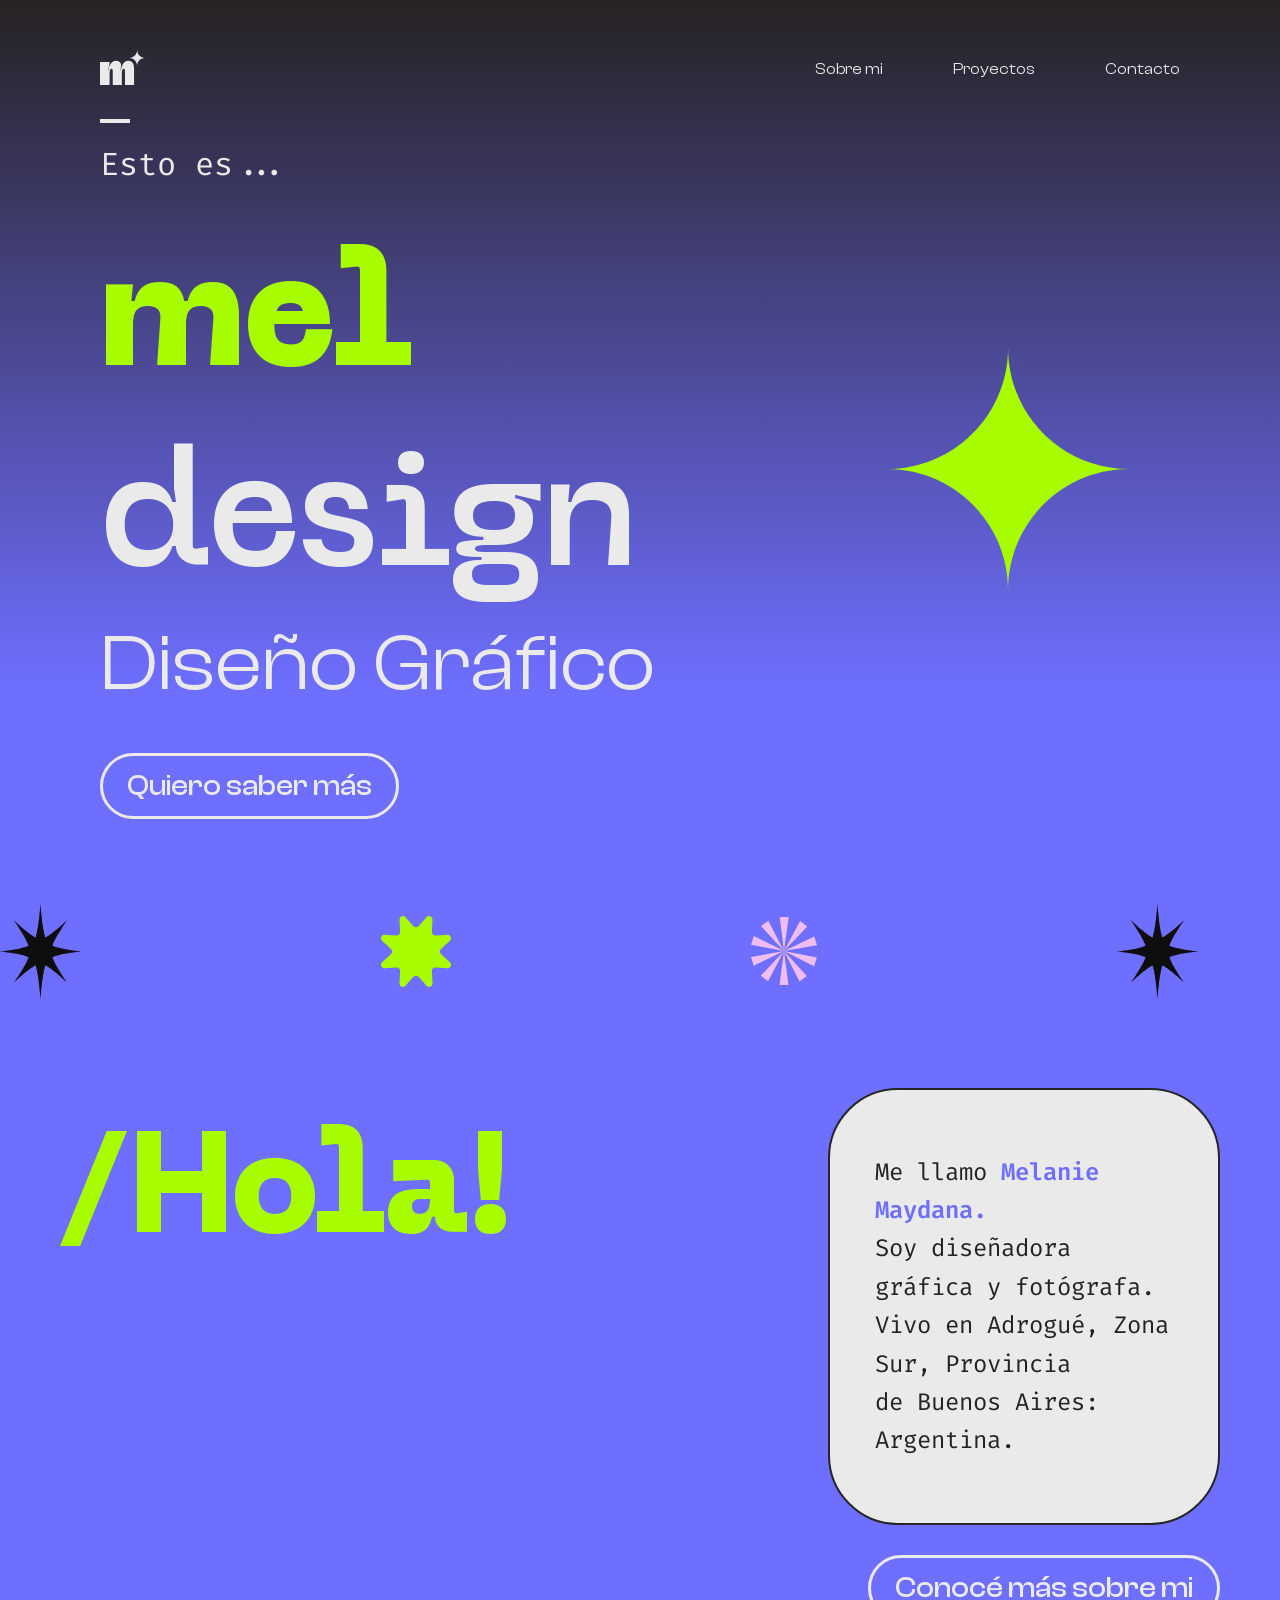
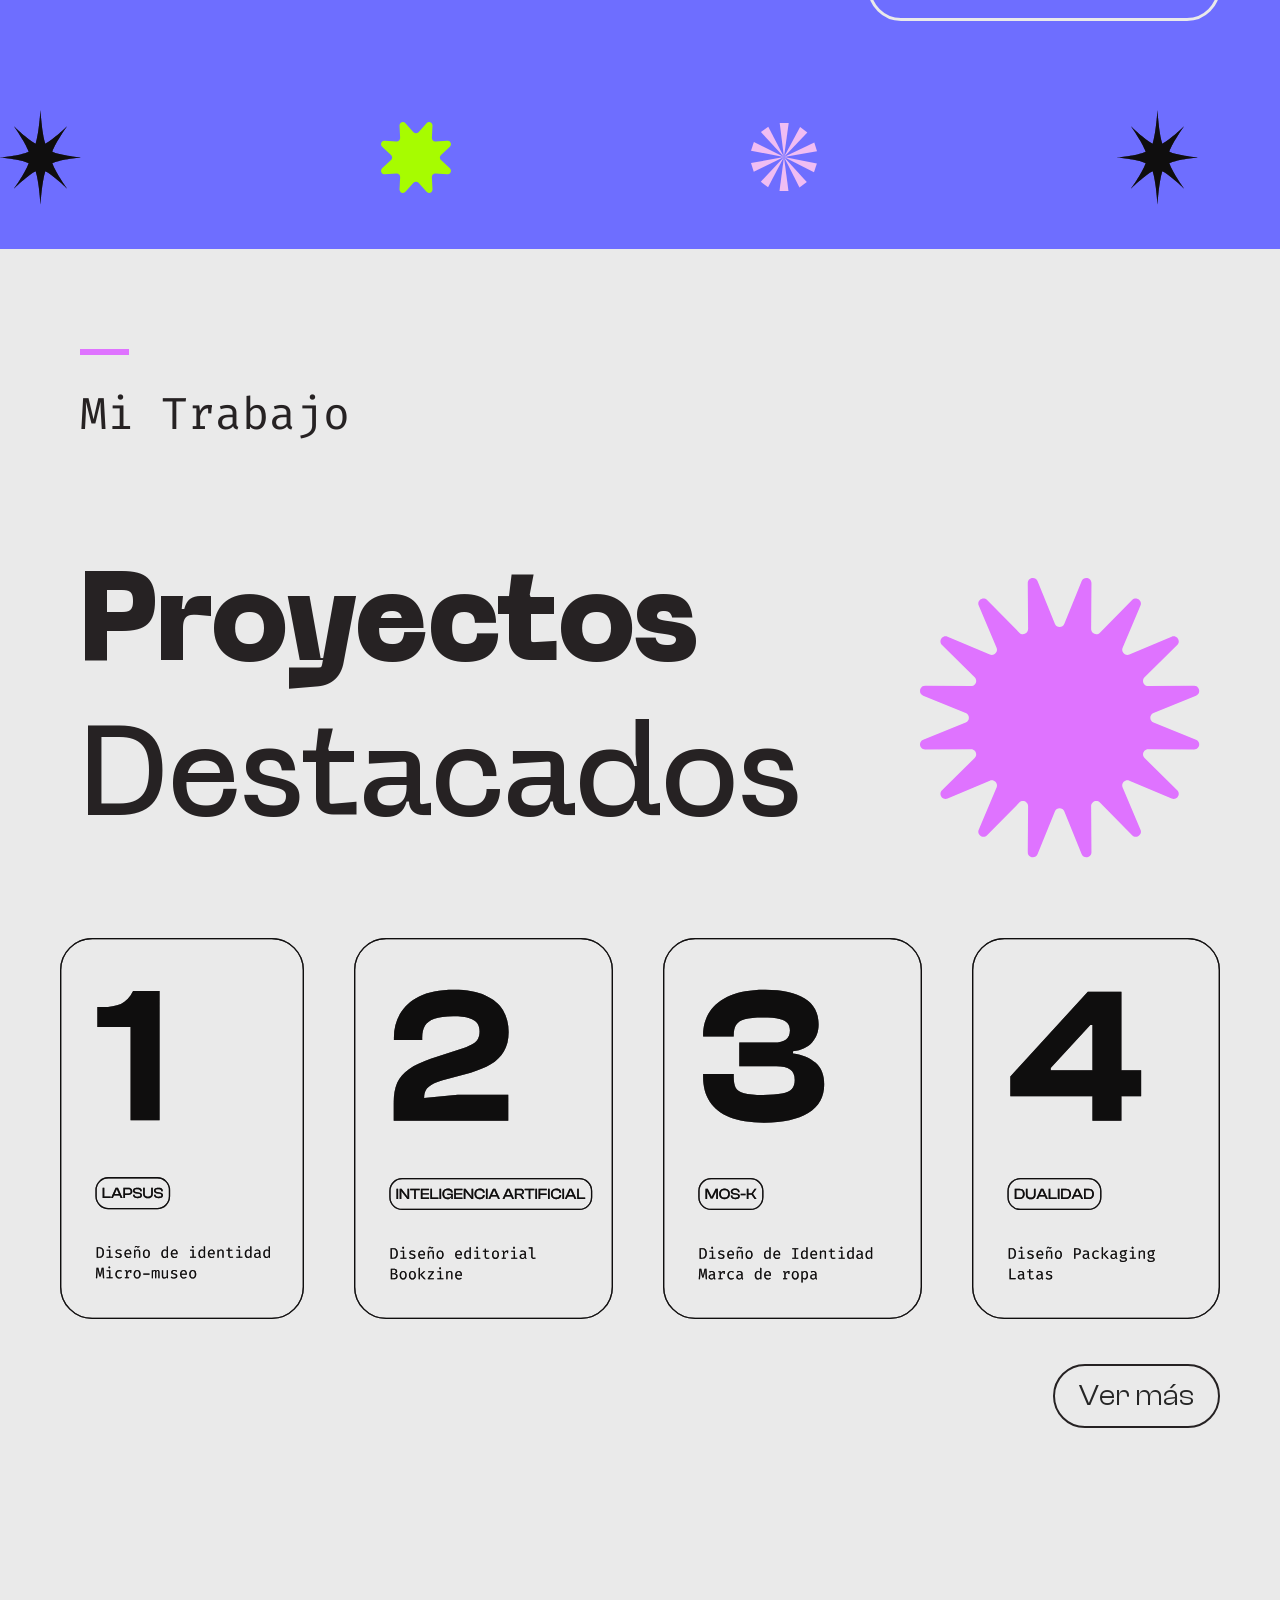
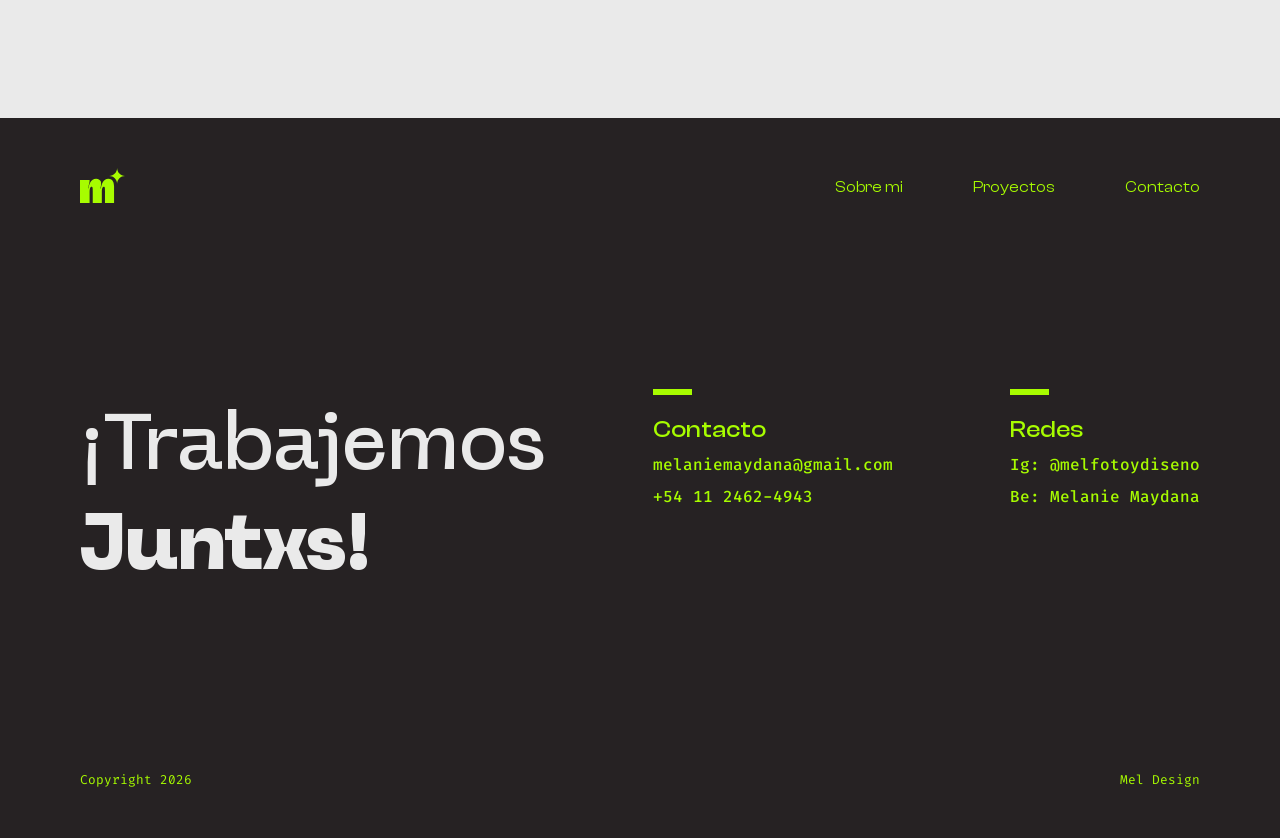
<file: index.html>
<!DOCTYPE html>
<html>

<head>
    <meta charset="utf-8" />
    <title>Mel Design</title>
    <link rel="icon" type="image/xicon" href="img/favicon.ico">
    <link rel="stylesheet" href="estilos.css" />
    <link rel="preconnect" href="https://fonts.googleapis.com">
    <link rel="preconnect" href="https://fonts.gstatic.com" crossorigin>
    <link href="https://fonts.googleapis.com/css2?family=Fira+Code:wght@300..700&display=swap" rel="stylesheet">
    <meta name="viewport" content="width=device-width, initial-scale=1.0">

</head>

<body>

    <header>
        <!--BARRA DE NAVEGACIÓN-->
        <nav>
            <a href="index.html" class="logo">
                <img src="img/index-img/logo-mel-blanco.svg" alt="Logo Mel" width="60px" height="47px">
            </a>

            <button id="menu-hamburguesa" class="menu-hamburguesa">
                <img src="img/index-img/menu-hamburguesa.svg" alt="Abrir menú">
            </button>

            <ul class="nav-links" id="nav-links">
                <li><a href="sobre-mi.html">Sobre mi</a></li>
                <li><a href="proyectos.html">Proyectos</a></li>
                <li><a href="contacto.html">Contacto</a></li>
            </ul>
        </nav>

        <!--HERO-->
        <div class="hero">

            <div class="contenido">

                <div class="mini-line"></div>

                <p>Esto es...</p>

                <h1>
                    <span>mel</span> design
                </h1>

                <h2>Diseño Gráfico</h2>

                <a href="#presentacion" class="boton-primario">
                    Quiero saber más
                </a>

            </div>

            <img class="estrella" src="img/index-img/estrella-giratoria.svg" alt="estrella">
        </div>

    </header>

    <main>
        <!--PRESENTACIÓN-->
        <section id="presentacion">
            <!-- fila superior-->
            <div class="slider slider-top">
                <div class="slide-track">
                    <img src="img/index-img/estrella-negra.svg" alt="estrella negra" width="81px" height="95px">
                    <img src="img/index-img/estrella-verde.svg" alt="estrella verde" width="70px" height="70px">
                    <img src="img/index-img/estrella-rosa.svg" alt="estrella rosa" width="66px" height="68px">
                    <img src="img/index-img/estrella-negra.svg" alt="estrella negra" width="81px" height="95px">
                    <img src="img/index-img/estrella-verde.svg" alt="estrella verde" width="70px" height="70px">
                    <img src="img/index-img/estrella-rosa.svg" alt="estrella rosa" width="66px" height="68px">
                    <!-- duplicadas para loop infinito -->
                    <img src="img/index-img/estrella-negra.svg" alt="estrella negra" width="81px" height="95px">
                    <img src="img/index-img/estrella-verde.svg" alt="estrella verde" width="70px" height="70px">
                    <img src="img/index-img/estrella-rosa.svg" alt="estrella rosa" width="66px" height="68px">
                    <img src="img/index-img/estrella-negra.svg" alt="estrella negra" width="81px" height="95px">
                    <img src="img/index-img/estrella-verde.svg" alt="estrella verde" width="70px" height="70px">
                    <img src="img/index-img/estrella-rosa.svg" alt="estrella rosa" width="66px" height="68px">
                </div>
            </div>
            <!--CONTENIDO-->
            <div class="contenido-presentacion"> <!-- esto puede ser una etiqueta con más semántica -->

                <div class="info">
                    <h2>/Hola!</h2>
                    <p>
                        Me llamo <span>Melanie Maydana.</span><br>
                        Soy diseñadora gráfica y fotógrafa.<br>
                        Vivo en Adrogué, Zona Sur, Provincia<br>
                        de Buenos Aires: Argentina.
                    </p>
                </div>

                <a href="sobre-mi.html" class="boton-primario">Conocé más sobre mi</a>

            </div>


            <!-- fila inferior -->
            <div class="slider slider-bottom">
                <div class="slide-track">
                    <img src="img/index-img/estrella-negra.svg" alt="estrella negra" width="81px" height="95px">
                    <img src="img/index-img/estrella-verde.svg" alt="estrella verde" width="70px" height="70px">
                    <img src="img/index-img/estrella-rosa.svg" alt="estrella rosa" width="66px" height="68px">
                    <img src="img/index-img/estrella-negra.svg" alt="estrella negra" width="81px" height="95px">
                    <img src="img/index-img/estrella-verde.svg" alt="estrella verde" width="70px" height="70px">
                    <img src="img/index-img/estrella-rosa.svg" alt="estrella rosa" width="66px" height="68px">
                    <!-- duplicadas para loop infinito -->
                    <img src="img/index-img/estrella-negra.svg" alt="estrella negra" width="81px" height="95px">
                    <img src="img/index-img/estrella-verde.svg" alt="estrella verde" width="70px" height="70px">
                    <img src="img/index-img/estrella-rosa.svg" alt="estrella rosa" width="66px" height="68px">
                    <img src="img/index-img/estrella-negra.svg" alt="estrella negra" width="81px" height="95px">
                    <img src="img/index-img/estrella-verde.svg" alt="estrella verde" width="70px" height="70px">
                    <img src="img/index-img/estrella-rosa.svg" alt="estrella rosa" width="66px" height="68px">
                </div>
            </div>
        </section>

        <!--PROYECTOS DESTACADOS-->
        <section class="proyectos-destacados"> <!-- en realidad esta section y la siguiente deberían ser una sola por el contenido que tienen, por qué está separado? -->
            <div class="titular"> <!-- una evidencia de que hay errores en el trabajo es hacer una seguidilla de elementos internos para tener un solo objeto interno, acá hay una section que tiene un div (titula) que tiene un div (izq) que tiene un div (mi-trabajo) y si quitás todas esas propiedades casi que no estás generando cambios, y además tiene position aplicado que queda rarísimo porque no se justifica en el comportamiento de esta caja -->
                <div class="izquierda">
                    <div class="mi-trabajo">
                        <div class="mini-line-2"></div>
                        <p>Mi Trabajo</p>
                    </div>
                    <img src="img/index-img/estrella-rosa-oscuro.svg" class="estrella-proyectos" alt="estrella rosa oscuro">
                    <h2><span>Proyectos</span>
                        Destacados</h2>
                </div>
            </div>
        </section>


        <section class="proyectos">


            <div class="cards">
                <!-- TARJETA 1 -->
                <div class="card-1"> <!-- mm si tan solo tuviesemos una etiqueta para nombrar elementos que tienen imágenes y descripciones... -->
                    <div class="card-1-contenido">
                        <img src="img/index-img/card-1.svg" alt="proyecto 1 card" height="467">
                    </div>
                </div>


                <!-- TARJETA 2 -->
                <div class="card-2">
                    <div class="card-2-contenido">
                        <img src="img/index-img/card-2.svg" alt="proyecto 2 card" height="467">
                    </div>
                </div>


                <!-- TARJETA 3 -->
                <div class="card-3">
                    <div class="card-3-contenido">
                        <img src="img/index-img/card-3.svg" alt="proyecto 3 card" height="467">
                    </div>
                </div>


                <!-- TARJETA 4 -->
                <div class="card-4">
                    <div class="card-4-contenido">
                        <img src="img/index-img/card-4.svg" alt="proyecto 4 card" height="467">
                    </div>
                </div>
            </div>


            <a href="proyectos.html" class="boton-secundario">Ver más</a>
        </section>
    </main>

    <footer>
        <div class="footer-nav">
            <a href="index.html" class="logo">
                <img src="img/footer-img/logo-mel-verde.svg" alt="Logo Mel" width="60px" height="47px">
            </a>
            <ul class="footer-nav-links">
                <li><a href="sobre-mi.html">Sobre mi</a></li>
                <li><a href="proyectos.html">Proyectos</a></li>
                <li><a href="contacto.html">Contacto</a></li>
            </ul>
        </div>
        <div class="trabajemos-juntos">
            <h3>
                ¡Trabajemos <span>Juntxs!</span>
            </h3>
            <div class="contacto">
                <div class="mini-line-3"></div>
                <h4>Contacto</h4>
                <ul>
                    <li><a href="mailto:melaniemaydana@gmail.com">melaniemaydana@gmail.com</a></li>
                    <li><a href="https://wa.me/1124624943">+54 11 2462-4943</a></li>
                </ul>
            </div>
            <div class="contacto">
                <div class="mini-line-3"></div>
                <h4>Redes</h4>
                <ul>
                    <li><a href="https://instagram.com/melfotoydiseno" target="_blank">Ig: @melfotoydiseno</a></li>
                    <li><a href="https://www.behance.net/melumaydana">Be: Melanie Maydana</a></li>
                </ul>
            </div>
        </div>
        <div class="copyright">
            <p>Copyright 2026</p>
            <p>Mel Design</p>
        </div>
    </footer>

    <!--JAVASCRIPT-->
    <script>
        const btnHamburguesa = document.getElementById('menu-hamburguesa');
        const navLinks = document.getElementById('nav-links');

        btnHamburguesa.addEventListener('click', () => {
            navLinks.classList.toggle('activo');
        });
    </script>
</body>
</file>
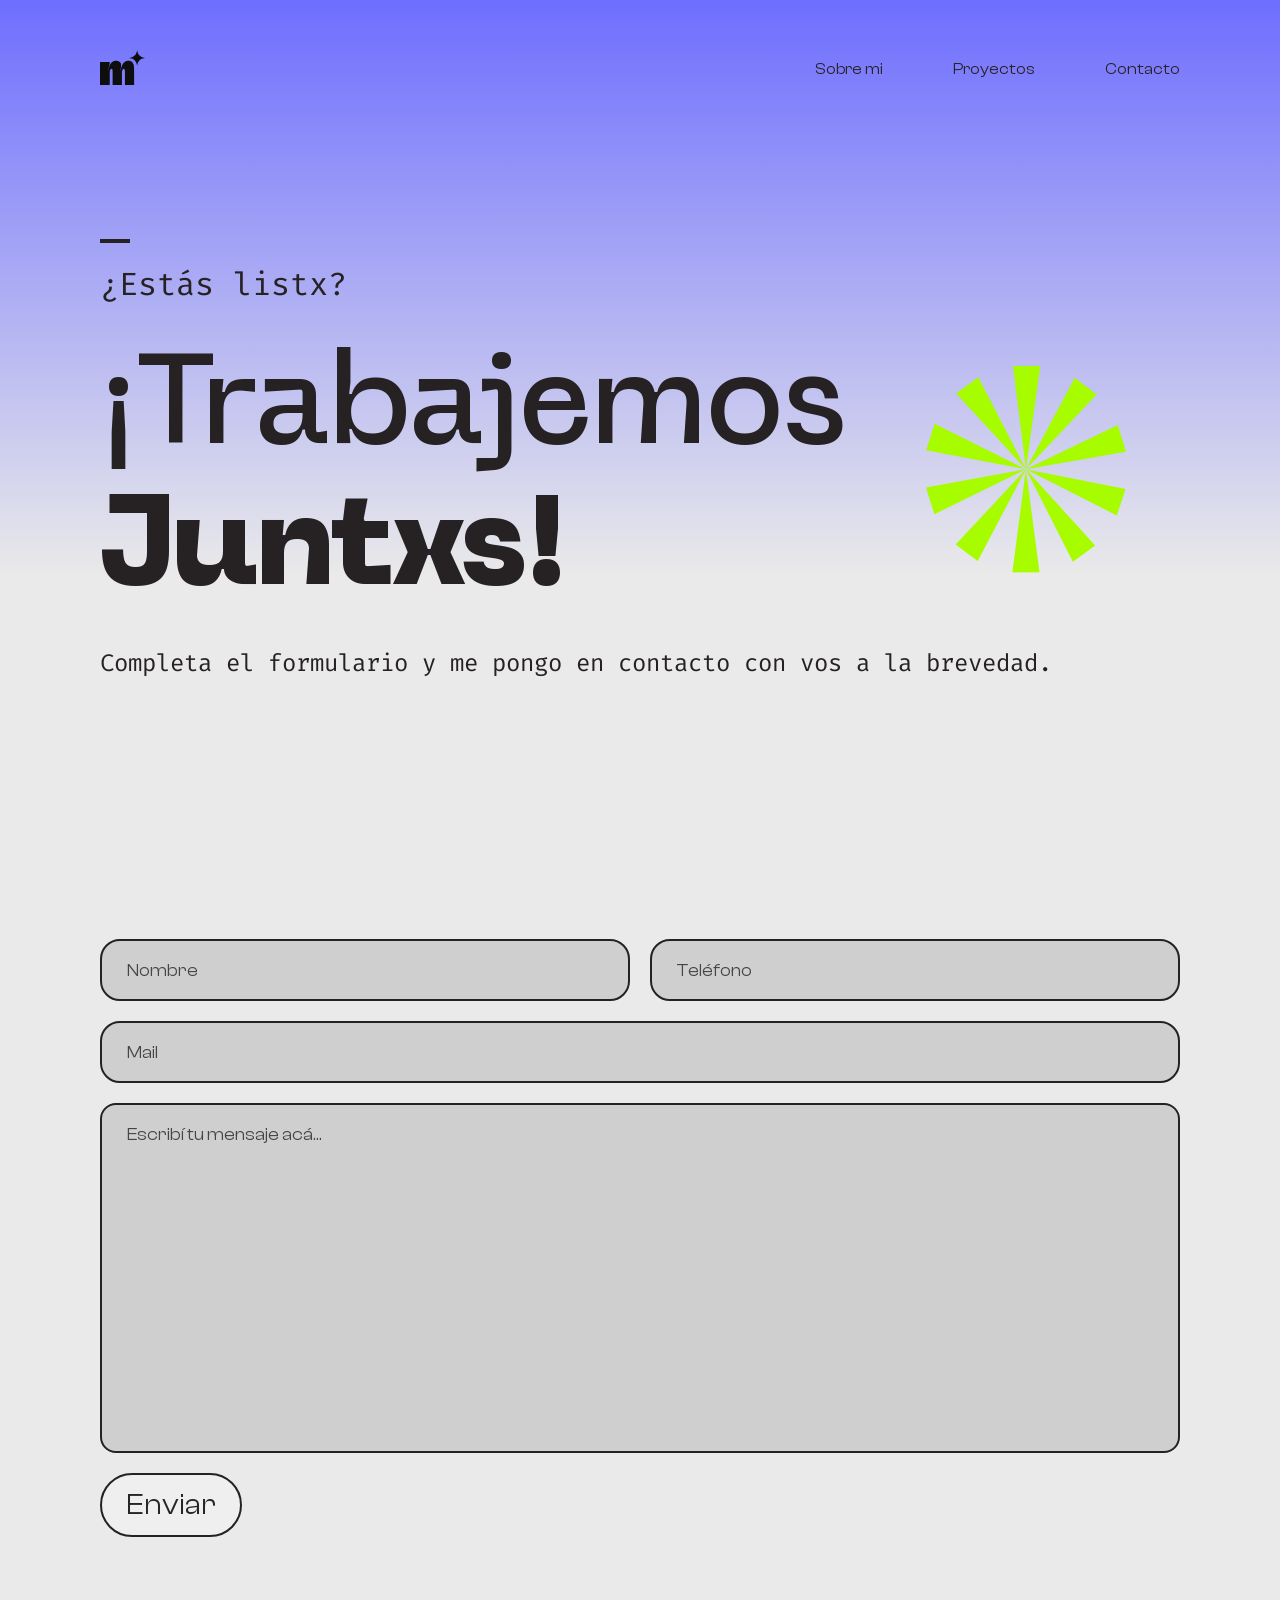
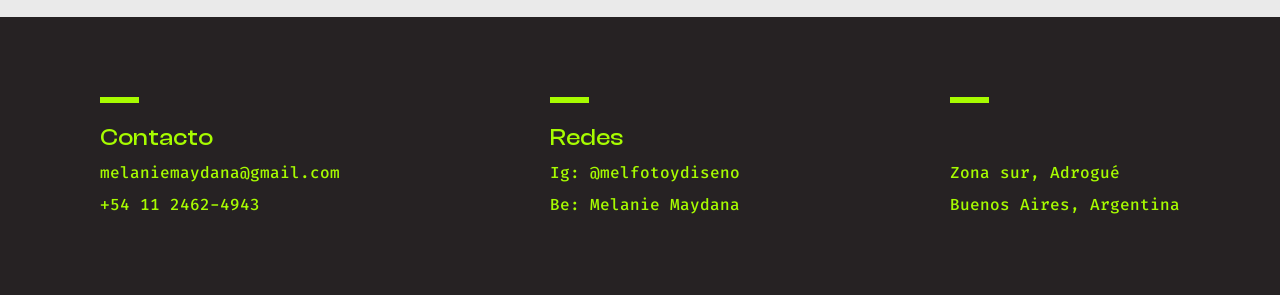
<file: contacto.html>
<!DOCTYPE html>
<html>

<head>
    <meta charset="utf-8" />
    <title>Mel Design</title>
    <link rel="icon" type="image/xicon" href="img/favicon.ico">
    <link rel="stylesheet" href="estilos.css" />
    <link rel="preconnect" href="https://fonts.googleapis.com">
    <link rel="preconnect" href="https://fonts.gstatic.com" crossorigin>
    <link href="https://fonts.googleapis.com/css2?family=Fira+Code:wght@300..700&display=swap" rel="stylesheet">
    <meta name="viewport" content="width=device-width, initial-scale=1.0">

</head>

<body>
    <header class="header-contacto">
        <!--NAV INVERTIDO-->
        <nav class="nav-invertido">
            <a href="index.html" class="logo">
                <img src="img/sobre-mi-img/logo-mel-negro.svg" alt="Logo Mel" width="60px" height="47px">
            </a>

            <button class="menu-hamburguesa" id="menu-hamburguesa">
                <img src="img/index-img/menu-hamburguesa.svg" alt="Abrir menú">
            </button>

            <ul class="nav-links" id="nav-links">
                <li><a href="sobre-mi.html">Sobre mi</a></li>
                <li><a href="proyectos.html">Proyectos</a></li>
                <li><a href="contacto.html">Contacto</a></li>
            </ul>
        </nav>

        <!--HERO-->
        <div class="hero hero-contacto">
            <div class="contenido">
                <div class="mini-line line-oscura"></div>
                <p>¿Estás listx?</p>
                <h2>¡Trabajemos<br><span>Juntxs!</span></h2>
                <div class="descripcion">
                    <p>Completa el formulario y me pongo en contacto con vos a la brevedad.</p>
                </div>
            </div>

            <img class="estrella-hero-contacto" src="img/contacto-img/estrella-verde-2.svg" alt="estrella verde 2"
                width="200px">
        </div>

    </header>

    <main>
        <!--FORMULARIO -->
        <section class="formulario">

            <form action="https://formsubmit.co/ajax/melaniemaydana@gmail.com" method="POST"
                class="formulario-contacto">

            <input type="hidden" name="_captcha" value="false">

            <div class="fila-form">
                <input type="text" name="nombre" placeholder="Nombre" required>
                <input type="tel" name="telefono" placeholder="Teléfono" required>
            </div>

            <input type="email" name="mail" placeholder="Mail" class="input-completo" required>

            <textarea name="mensaje" placeholder="Escribí tu mensaje acá..." required></textarea>

            <button type="submit" class="boton-secundario">Enviar</button>

            </form>

        </section>
    </main>

    <!--FOOTER CORTO-->

    <footer class="footer-corto">
        <div class="columnas-footer">

            <div class="contacto">
                <div class="mini-line-3"></div>
                <h4>Contacto</h4>
                <ul>
                    <li><a href="mailto:melaniemaydana@gmail.com">melaniemaydana@gmail.com</a></li>
                    <li><a href="https://wa.me/1124624943">+54 11 2462-4943</a></li>
                </ul>
            </div>

            <div class="contacto">
                <div class="mini-line-3"></div>
                <h4>Redes</h4>
                <ul>
                    <li><a href="https://instagram.com/melfotoydiseno" target="_blank">Ig: @melfotoydiseno</a></li>
                    <li><a href="https://www.behance.net/melumaydana">Be: Melanie Maydana</a></li>
                </ul>
            </div>

            <div class="contacto">
                <div class="mini-line-3"></div>
                <h4 class="titulo-oculto">Ubicación</h4>
                <ul>
                    <li><a href="#">Zona sur, Adrogué</a></li>
                    <li><a href="#">Buenos Aires, Argentina</a></li>
                </ul>
            </div>

        </div>
    </footer>

    <!--POP UP GRACIAS-->
    <div id="popup-gracias" class="popup-oculto">
        <div class="popup-contenido">
            <img src="img/index-img/estrella-rosa-oscuro.svg" alt="Estrella" width="60px" class="estrella-popup">
            <h3>¡Gracias!</h3>
            <p>Tu mensaje se envió correctamente. Me voy a poner en contacto con vos a la brevedad.</p>
            <button id="cerrar-popup" class="boton-secundario">Cerrar</button>
        </div>
    </div>

    <!--JAVASCRIPT-->
    <script>
        const btnHamburguesa = document.getElementById('menu-hamburguesa');
        const navLinks = document.getElementById('nav-links');

        btnHamburguesa.addEventListener('click', () => {
            navLinks.classList.toggle('activo');
        });
    </script>

    <script>
        const formulario = document.querySelector('.formulario-contacto');
        const popup = document.getElementById('popup-gracias');
        const btnCerrarPopup = document.getElementById('cerrar-popup');

        formulario.addEventListener('submit', function (evento) {
            
            evento.preventDefault(); 

            
            const formData = new FormData(formulario);
            
            
            const datosAEnviar = Object.fromEntries(formData);

            
            fetch(formulario.action, {
                method: 'POST',
                headers: {
                    'Content-Type': 'application/json', 
                    'Accept': 'application/json'
                },
                body: JSON.stringify(datosAEnviar) 
            })
            .then(respuesta => {
                if (respuesta.ok) {
                    
                    popup.classList.replace('popup-oculto', 'popup-activo');
                    formulario.reset();
                } else {
                    alert('Hubo un problema al enviar. Por favor, intentá de nuevo.');
                }
            })
            .catch(error => {
                alert('Hubo un problema de conexión. Por favor, intentá de nuevo.');
            });
        });

        
        btnCerrarPopup.addEventListener('click', () => {
            popup.classList.replace('popup-activo', 'popup-oculto');
        });
    </script>
</body>
</file>
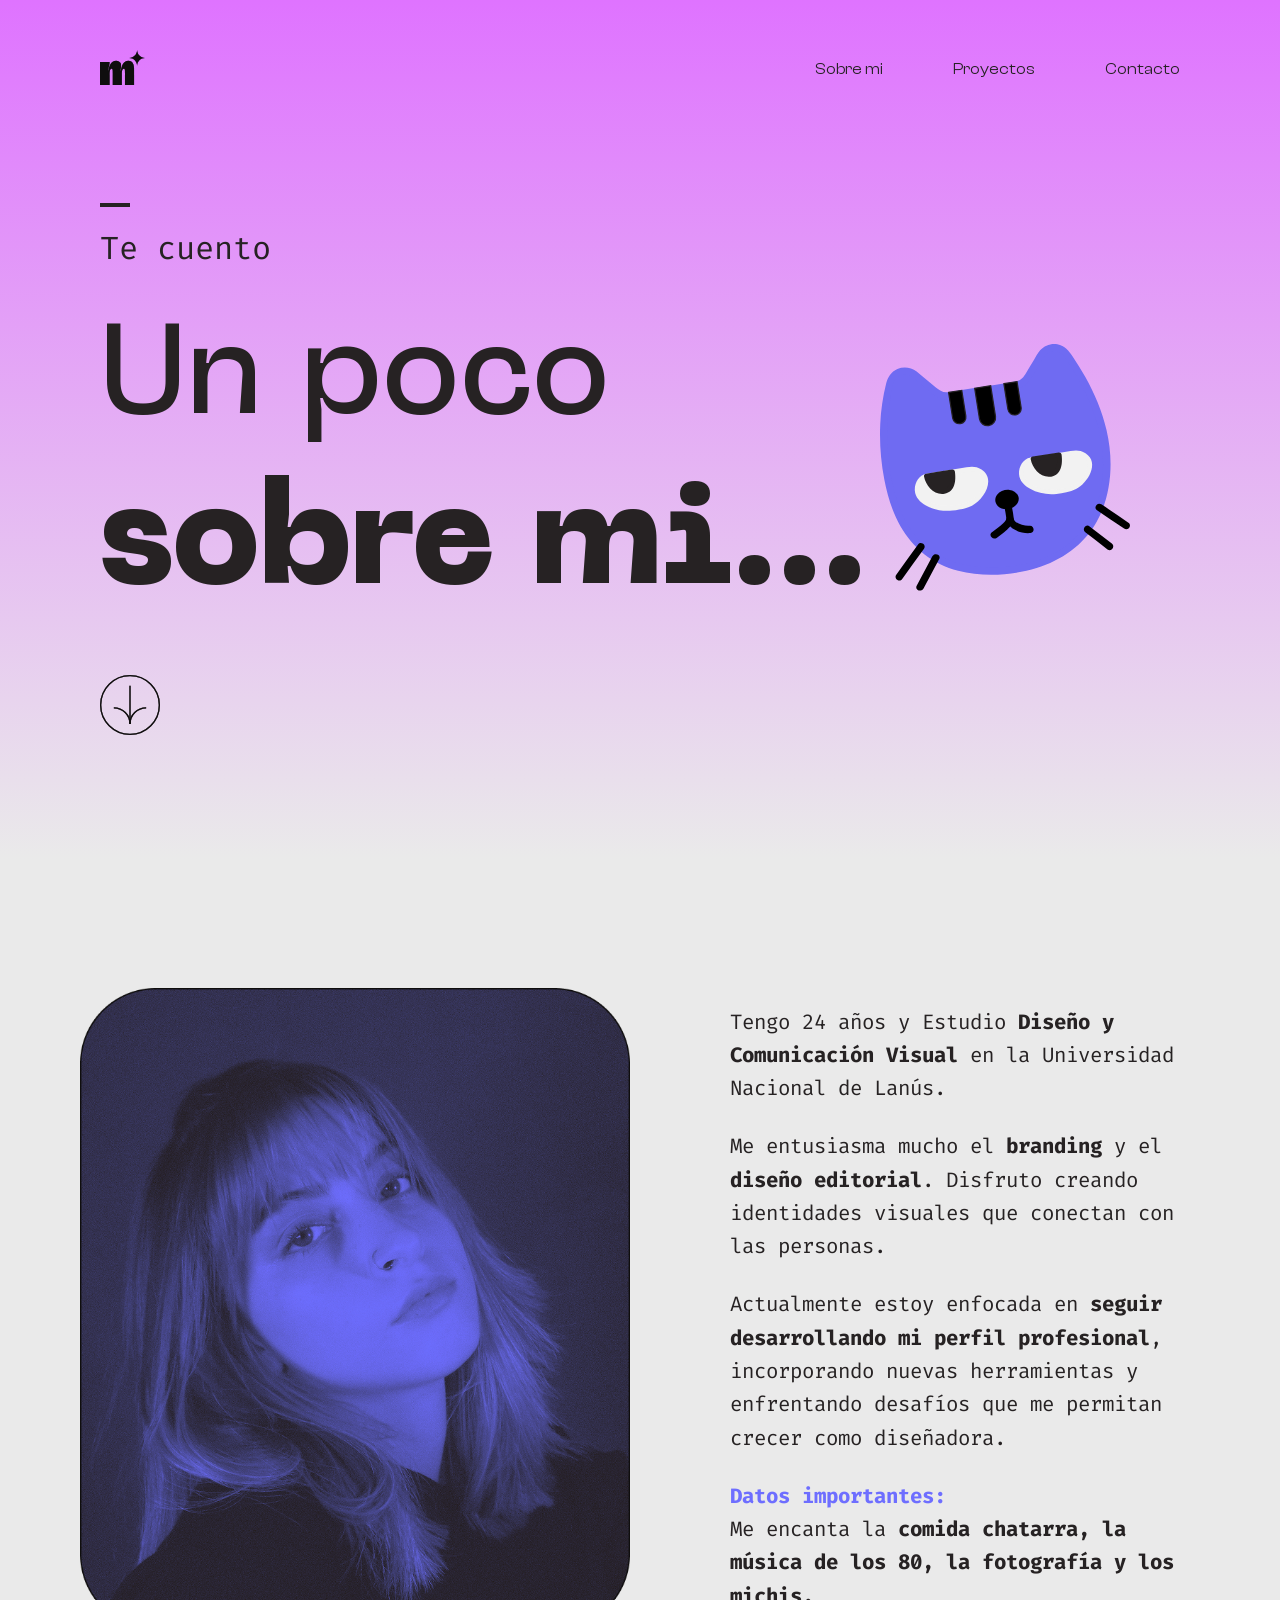
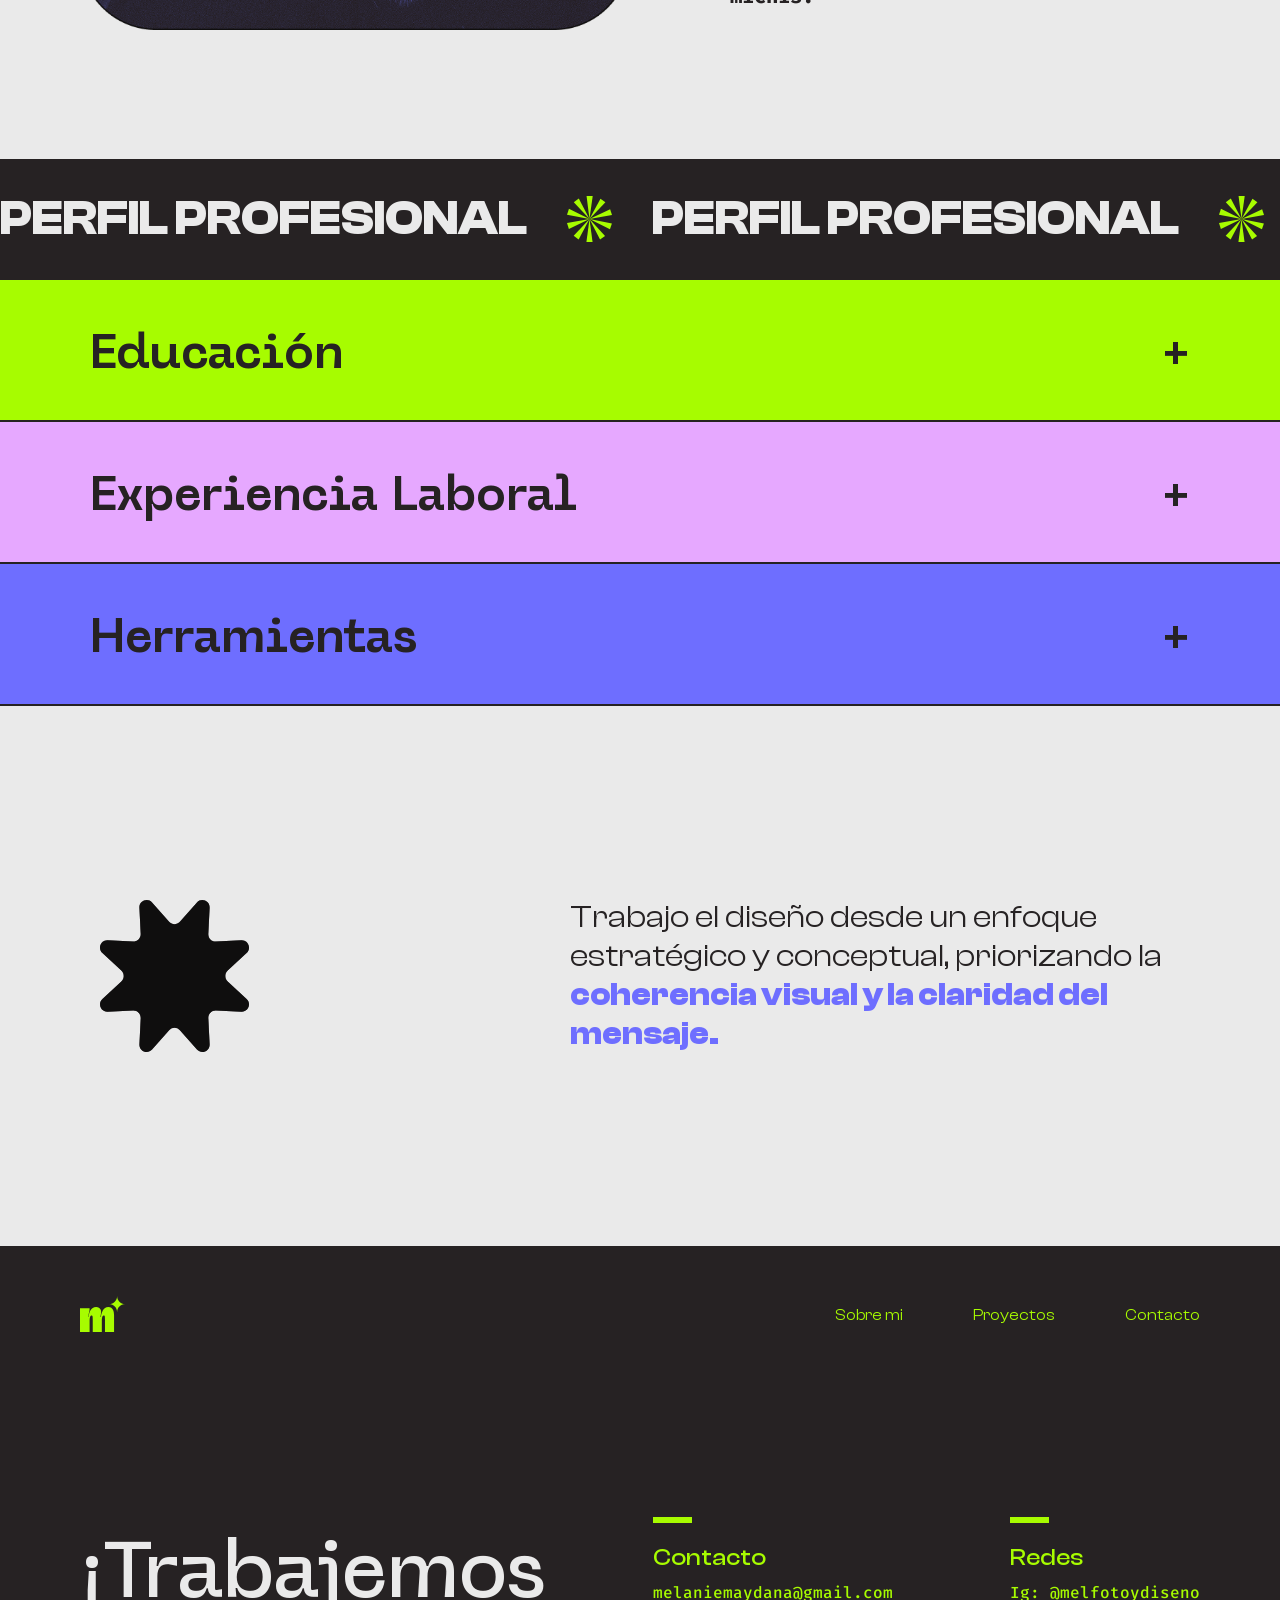
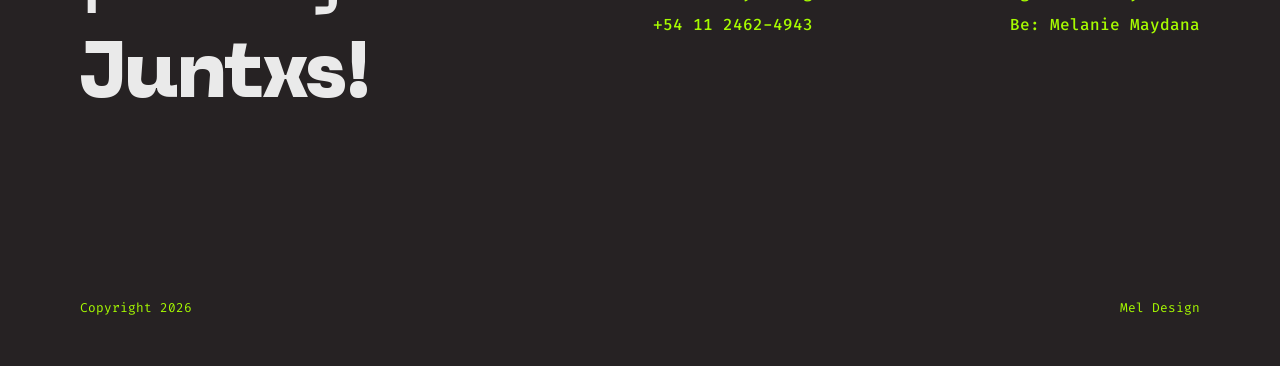
<file: sobre-mi.html>
<!DOCTYPE html>
<html>

<head>
    <meta charset="utf-8" />
    <title>Mel Design</title>
    <link rel="icon" type="image/xicon" href="img/favicon.ico">
    <link rel="stylesheet" href="estilos.css" />
    <link rel="preconnect" href="https://fonts.googleapis.com">
    <link rel="preconnect" href="https://fonts.gstatic.com" crossorigin>
    <link href="https://fonts.googleapis.com/css2?family=Fira+Code:wght@300..700&display=swap" rel="stylesheet">
    <meta name="viewport" content="width=device-width, initial-scale=1.0">

</head>

<body>

    <header class="header-sobre-mi">
        <!--NAV INVERTIDO-->
        <nav class="nav-invertido">
            <a href="index.html" class="logo">
                <img src="img/sobre-mi-img/logo-mel-negro.svg" alt="Logo Mel" width="60px" height="47px">
            </a>

            <button class="menu-hamburguesa" id="menu-hamburguesa">
                <img src="img/index-img/menu-hamburguesa.svg" alt="Abrir menú">
            </button>

            <ul class="nav-links" id="nav-links">
                <li><a href="sobre-mi.html">Sobre mi</a></li>
                <li><a href="proyectos.html">Proyectos</a></li>
                <li><a href="contacto.html">Contacto</a></li>
            </ul>
        </nav>
        <!--HERO-->
        <div class="hero hero-sobre-mi">
            <div class="contenido">
                <div class="mini-line line-oscura"></div>
                <p>Te cuento</p>
                <h2>Un poco<br><span>sobre mi...</span></h2>

                    <a href="#mas-abajo" class="boton-flecha">
                        <img class="flecha-normal" src="img/sobre-mi-img/flecha.svg" alt="Bajar">
                        <img class="flecha-hover" src="img/sobre-mi-img/flechita-hover.svg" alt="Bajar con degradé">
                    </a>
            </div>

            <div class="contenedor-gatito">
                <img class="gatito-base" src="img/sobre-mi-img/gatito-1.svg" alt="Ilustración gato" width="250px">
                <img class="gatito-animado" src="img/sobre-mi-img/gatito-2.svg" alt="Ilustración gato animado"
                    width="250px">
            </div>
        </div>

    </header>


    <main>
        <!--ARTICULO SOBRE MI-->
        <article id="mas-abajo" class="sobre-mi-detalle">

            <img src="img/sobre-mi-img/foto-mel.png" alt="Retrato de Mel" width="550px">

            <div class="texto-mel">
                <p>Tengo 24 años y Estudio <strong>Diseño y Comunicación Visual</strong> en la Universidad Nacional de
                    Lanús.</p>

                <p>Me entusiasma mucho el <strong>branding</strong> y el <strong>diseño editorial</strong>. Disfruto
                    creando identidades visuales que conectan con las personas.</p>

                <p>Actualmente estoy enfocada en <strong>seguir desarrollando mi perfil profesional</strong>,
                    incorporando nuevas herramientas y enfrentando desafíos que me permitan crecer como diseñadora.</p>

                <p class="datos-importantes">
                    <span>Datos importantes:</span><br>
                    Me encanta la <strong>comida chatarra, la música de los 80, la fotografía y los michis.</strong>
                </p>
            </div>

        </article>

        <!--SLIDER PERFIL PROFESIONAL-->
        <section class="cinta-perfil-profesional">
            <div class="cinta-track">
                <div class="cinta-contenido">
                    <h3>PERFIL PROFESIONAL</h3>
                    <img src="img/sobre-mi-img/estrella-verde.svg" alt="Estrella verde" width="45px">
                    <h3>PERFIL PROFESIONAL</h3>
                    <img src="img/sobre-mi-img/estrella-verde.svg" alt="Estrella verde" width="45px">
                    <h3>PERFIL PROFESIONAL</h3>
                    <img src="img/sobre-mi-img/estrella-verde.svg" alt="Estrella verde" width="45px">
                    <h3>PERFIL PROFESIONAL</h3>
                    <img src="img/sobre-mi-img/estrella-verde.svg" alt="Estrella verde" width="45px">
                </div>

                <div class="cinta-contenido">
                    <h3>PERFIL PROFESIONAL</h3>
                    <img src="img/sobre-mi-img/estrella-verde.svg" alt="Estrella verde" width="45px">
                    <h3>PERFIL PROFESIONAL</h3>
                    <img src="img/sobre-mi-img/estrella-verde.svg" alt="Estrella verde" width="45px">
                    <h3>PERFIL PROFESIONAL</h3>
                    <img src="img/sobre-mi-img/estrella-verde.svg" alt="Estrella verde" width="45px">
                    <h3>PERFIL PROFESIONAL</h3>
                    <img src="img/sobre-mi-img/estrella-verde.svg" alt="Estrella verde" width="45px">
                </div>
            </div>
        </section>

        <!--ACORDEONES-->

        <!--EDUCACIÓN-->
        <section class="seccion-cv">

            <div class="acordeon-item bg-verde">
                <div class="acordeon-summary">
                    <h3>Educación</h3>
                    <span class="icono-acordeon">+</span>
                </div>
                <div class="acordeon-details">
                    <div class="cv-entrada">
                        <div class="cv-fecha">2022-Presente</div>
                        <div class="cv-info">
                            <h4>Licenciatura en Diseño y Comunicación Visual</h4>
                            <p>Universidad Nacional de Lanús</p>
                        </div>
                    </div>
                    <div class="cv-entrada">
                        <div class="cv-fecha">2019-2020</div>
                        <div class="cv-info">
                            <h4>Fotografía</h4>
                            <p>Foto Escuela, Adrogué</p>
                        </div>
                    </div>
                </div>
            </div>

            <!--EXPERIENCIA-->
            <div class="acordeon-item bg-rosa">
                <div class="acordeon-summary">
                    <h3>Experiencia Laboral</h3>
                    <span class="icono-acordeon">+</span>
                </div>
                <div class="acordeon-details">
                    <div class="cv-entrada">
                        <div class="cv-fecha">2024-Presente</div>
                        <div class="cv-info">
                            <h4>Diseñadora Gráfica Freelance</h4>
                            <p>Trabajo con clientes desarrollando soluciones visuales adaptadas a sus necesidades:</p>
                            <ul>
                                <li>Identidad de marca</li>
                                <li>Piezas para redes sociales</li>
                                <li>Diseño editorial</li>
                                <li>Packaging</li>
                            </ul>
                        </div>
                    </div>
                    <div class="cv-entrada">
                        <div class="cv-fecha">2026-Presente</div>
                        <div class="cv-info">
                            <h4>Practicante de Diseño - Raw Creative Studio</h4>
                            <ul>
                                <li>Diseño de contenido para redes</li>
                                <li>Desarrollo de propuestas de branding</li>
                                <li>Trabajo en equipo con otros diseñadores</li>
                            </ul>
                        </div>
                    </div>
                </div>
            </div>

            <!--HERRAMIENTAS-->
            <div class="acordeon-item bg-violeta">
                <div class="acordeon-summary">
                    <h3>Herramientas</h3>
                    <span class="icono-acordeon">+</span>
                </div>
                <div class="acordeon-details">
                    <ul class="herramientas">
                        <li><img src="img/sobre-mi-img/ai.svg" alt="adobe illustrator" width="80px"></li>
                        <li><img src="img/sobre-mi-img/ps.svg" alt="adobe photoshop" width="80px"></li>
                        <li><img src="img/sobre-mi-img/lr.svg" alt="adobe lightroom" width="80px"></li>
                        <li><img src="img/sobre-mi-img/id.svg" alt="adobe indesign" width="80px"></li>
                        <li><img src="img/sobre-mi-img/figma.svg" alt="figma" width="80px"></li>
                    </ul>
                </div>
            </div>

        </section>
        
        <!--FRASE-->

        <section class="frase">
            <img src="img/sobre-mi-img/estrella-negra-2.svg" alt="estrella negra" width="150px">
            <p>Trabajo el diseño desde un enfoque
                estratégico y conceptual, priorizando la
                <strong> coherencia visual y la claridad del mensaje.</strong></p>
        </section>
    </main>

    <!--FOOTER-->
    <footer>
        <div class="footer-nav">
            <a href="index.html" class="logo">
                <img src="img/footer-img/logo-mel-verde.svg" alt="Logo Mel" width="60px" height="47px">
            </a>
            <ul class="footer-nav-links">
                <li><a href="sobre-mi.html">Sobre mi</a></li>
                <li><a href="proyectos.html">Proyectos</a></li>
                <li><a href="contacto.html">Contacto</a></li>
            </ul>
        </div>
        <div class="trabajemos-juntos">
            <h3>
                ¡Trabajemos <span>Juntxs!</span>
            </h3>
            <div class="contacto">
                <div class="mini-line-3"></div>
                <h4>Contacto</h4>
                <ul>
                    <li><a href="mailto:melaniemaydana@gmail.com">melaniemaydana@gmail.com</a></li>
                    <li><a href="https://wa.me/1124624943">+54 11 2462-4943</a></li>
                </ul>
            </div>
            <div class="contacto">
                <div class="mini-line-3"></div>
                <h4>Redes</h4>
                <ul>
                    <li><a href="https://instagram.com/melfotoydiseno" target="_blank">Ig: @melfotoydiseno</a></li>
                    <li><a href="https://www.behance.net/melumaydana">Be: Melanie Maydana</a></li>
                </ul>
            </div>
        </div>
        <div class="copyright">
            <p>Copyright 2026</p>
            <p>Mel Design</p>
        </div>
    </footer>

    <!--JAVASCRIPT-->
    <script>
        const headersAcordeon = document.querySelectorAll('.acordeon-summary');

        headersAcordeon.forEach(header => {
            header.addEventListener('click', () => {
                const item = header.parentElement;


                document.querySelectorAll('.acordeon-item').forEach(otherItem => {
                    if (otherItem !== item) {
                        otherItem.classList.remove('activo');
                    }
                });


                item.classList.toggle('activo');
            });
        });
    </script>
    <script>
        const btnHamburguesa = document.getElementById('menu-hamburguesa');
        const navLinks = document.getElementById('nav-links');

        btnHamburguesa.addEventListener('click', () => {
            navLinks.classList.toggle('activo');
        });
    </script>
</body>
</file>
<file: estilos.css>
/*CSS Documment*/
@charset "UTF-8";

/*---AJUSTES GENERALES---*/

@font-face {
    font-family: "ClashDisplay-Extralight";
    src: url(fonts/clash-display/clash-displat-extralight.ttf) format(truetype);
    font-weight: 200;
    font-display: swap;
    font-style: normal;
}

@font-face {
    font-family: "ClashDisplay-Light";
    src: url(fonts/clash-display/clash-display-light.ttf) format(truetype);
    font-weight: 300;
    font-display: swap;
    font-style: normal;
}

@font-face {
    font-family: "ClashDisplay-Regular";
    src: url(fonts/clash-display/clash-display-regular.ttf) format(truetype);
    font-weight: 400;
    font-display: swap;
    font-style: normal;
}

@font-face {
    font-family: "ClashDisplay-Medium";
    src: url(fonts/clash-display/clash-display-medium.ttf)format(truetype);
    font-weight: 500;
    font-display: swap;
    font-style: normal;
}

@font-face {
    font-family: "ClashDisplay-Semibold";
    src: url(fonts/clash-display/clash-display-semibold.ttf) format(truetype);
    font-weight: 600;
    font-display: swap;
    font-style: normal;
}

@font-face {
    font-family: "ClashDisplay-Bold";
    src: url(fonts/clash-display/clash-display-bold.ttf) format(truetype);
    font-weight: 700;
    font-display: swap;
    font-style: normal;
}

@font-face {
    font-family: "ClashDisplay-Variable";
    src: url(fonts/clash-display/clash-display-variable.ttf) format(truetype);
    font-weight: 200 700;
    font-display: swap;
    font-style: normal;
}

@font-face {
    font-family: "Nebulica-Variable";
    src: url(fonts/nebulica-font-family/nebulica-vf.ttf) format(truetype);
    font-weight: 100 900;
    font-display: swap;
    font-style: normal;
}

p {
    font-family: "Fira Code", monospace;
    font-optical-sizing: auto;
    font-weight: 400;
    font-style: normal;
    font-size: 1.5rem;
}

* {
    box-sizing: border-box;
    margin: 0px;
    padding: 0px;
}

html {
    scroll-behavior: smooth;
}

img {
    max-width: 100%;
    height: auto;
}

body {
    background-color: #eaeaea;
}

/*---AJUSTES ESPECIFICOS---*/

/*---INDEX HTML---*/

/* HEADER */
header {
    background: linear-gradient(0deg, #6E6EFF 20%, #262223 100%);
    display: flex;
    flex-direction: column;
    width: 100%;
    padding: 30px 100px;
}

/* NAVBAR */

nav {
    width: 100%;
    padding: 20px 0px;
    display: flex;
    justify-content: space-between;
    align-items: center;
}

.menu-hamburguesa {
    display: none;
    background: transparent;
    border: none;
    cursor: pointer;
}

/* LOGO */
.logo img {
    width: 45px;
}

/* LINKS */
.nav-links {
    list-style: none;
    display: flex;
    justify-content: flex-end;
    align-items: center;
    gap: 70px;
}

.nav-links a {
    text-decoration: none;
    color: #EAEAEA;
    font-size: 1rem;
    font-family: 'ClashDisplay-Variable';
    font-weight: 400;
    transition: 0.3s;
}

.nav-invertido .nav-links a {
    color: #262223;
}

.nav-invertido .menu-hamburguesa img {
    filter: invert(1);
}

/* HOVER */
nav a:hover {
    color: #a7fc00;
}

.nav-invertido .nav-links a:hover {
    color: #eaeaea;
}

/* HERO */

.hero {
    width: 100%;
    height: 80vh;
    display: flex;
    justify-content: space-between;
    align-items: center;
}

/* CONTENIDO */

.contenido {
    display: flex;
    flex-direction: column;
}

/* LINEA */

.mini-line {
    width: 30px;
    height: 4px;
    background-color: #EAEAEA;
    margin-bottom: 20px;
}

/* TEXTO */

.contenido p {
    color: #EAEAEA;
    font-size: 32px;
    margin-bottom: 20px;
}

.contenido h1 {
    color: #EAEAEA;
    font-family: 'Nebulica-Variable';
    font-size: 10rem;
    font-weight: 500;
    margin-bottom: 10px;
}

.contenido h1 span {
    color: #a7fc00;
    font-family: 'Nebulica-Variable';
    font-size: 10rem;
    font-weight: 900;
}

.contenido h2 {
    color: #EAEAEA;
    font-family: 'ClashDisplay-Variable';
    font-weight: 400;
    font-size: 5rem;
    margin-bottom: 40px;
}

/* BOTON */

.boton-primario {
    width: fit-content;
    padding: 12px 24px;
    border: 3px solid #EAEAEA;
    border-radius: 999px;
    text-decoration: none;
    font-family: 'ClashDisplay-Variable';
    font-size: 1.8rem;
    font-weight: 500;
    color: #EAEAEA;
    transition: 0.3s;
}

.boton-primario:hover {
    background-color: #EAEAEA;
    color: #6E6EFF;
}

/* ESTRELLA */

.estrella {
    animation: girar 8s linear infinite;
    margin-right: 50px;
}

/* PRESENTACIÓN*/
#presentacion {
    height: 110vh;
    max-height: 120vh;
    min-height: 100vh;
    background: #6E6EFF;
    display: flex;
    flex-direction: column;
    align-items: center;
    justify-content: space-around;
}

/* CONTENIDO */

.contenido-presentacion {
    display: flex;
    flex-direction: column;
    align-items: flex-end;
    gap: 30px;
    padding: 0px 60px;

}


.info {
    display: flex;
    justify-content: space-between;
    gap: 35vh;
    align-items: flex-start;
}

/* HOLA */
.info h2 {
    font-family: 'Nebulica-Variable';
    font-size: 9rem;
    font-weight: 900;
    color: #a7fc00;
    line-height: normal;
}

/* CAJA */

.info p {
    background: #EAEAEA;
    width: fit-content;
    padding: 63px 45px;
    border: 2px solid #262626;
    border-radius: 70px;
    max-width: 655px;
    font-family: 'Fira Code', monospace;
    font-size: 1.5rem;
    line-height: 1.6;
    color: #262223;
}

.info span {
    color: #6E6EFF;
    font-weight: 600;
}

/* SLIDER INFINITO */
.slider {
    width: 100%;
    overflow: hidden;
}

.slide-track {
    display: flex;
    align-items: center;
    gap: 300px;
    width: max-content;
    animation: scroll 10s linear infinite;
}

.slider-bottom .slide-track {
    animation-direction: reverse;
}

/*PROYECTOS DESTACADOS*/
.proyectos-destacados { /* salvo el padding, ninguna porpiedad está generando cambios porque hay un solo hijo dentro de esta etiqueta */
    padding: 100px 80px 50px 80px;
    display: flex;
    flex-direction: column;
    gap: 103px;
}


.titular {
    width: 100%;
    display: flex;
    justify-content: space-between;
    align-items: flex-end;
    position: relative; /* por qué tiene position?*/
}

.titular img {
    animation: girar 10s linear infinite;
}

.mini-line-2 {
    width: 49px;
    height: 6px;
    background: #DF73FF;
}

.mi-trabajo p {
    color: var(--NEGRO-MEL, #262223);
    font-family: "Fira Code";
    font-size: 2.8rem;
    font-style: normal;
    font-weight: 400;
    line-height: normal;
    margin-top: 30px;
}

.izquierda {
    display: flex;
    flex-direction: column;
    justify-content: space-between;
    gap: 104px;
    align-items: flex-start;
    width: 100%;
}

.izquierda h2 {
    display: flex;
    flex-direction: column;
    color: var(--NEGRO-MEL, #262223);
    font-family: "Nebulica-Variable";
    font-size: 8rem;
    font-style: normal;
    font-weight: 400;
    line-height: 1.4;
}

.izquierda h2 span {
    color: var(--NEGRO-MEL, #262223);
    font-family: "Nebulica-Variable";
    font-size: 8rem;
    font-style: normal;
    font-weight: 900;
    line-height: 8.2rem;
}

.estrella-proyectos {
    position: absolute;
    right: 0;
    bottom: 0;
    width: 280px;
    animation: girar 10s linear infinite;
}

.proyectos {
    display: flex;
    flex-direction: column;
    align-items: flex-end;
    padding: 30px 60px;
    gap: 41px;
    height: 90vh;
}

.cards {
    display: flex;
    justify-content: space-between;
    gap: 50px;
}

/*TARJETA 1*/

.card-1 {
    transition: 0.4s ease;
}

.card-1:hover {
    background-image: url("img/index-img/card-1-foto.png");
    transform: scale(1.05); /* re mil guarda en las cards porque cuando se hace hover el bg aparece repetido y más pequeño */
}

.card-1-contenido {
    transition: opacity 0.3s;
}

.card-1:hover .card-1-contenido {
    opacity: 0;
}

/*TARJETA 2*/

.card-2 {
    transition: 0.4s ease;
}

.card-2:hover {
    background-image: url("img/index-img/card-2-foto.png");
    transform: scale(1.05);
}

.card-2-contenido {
    transition: opacity 0.3s;
}

.card-2:hover .card-2-contenido {
    opacity: 0;
}

/*TARJETA 3*/

.card-3 {
    transition: 0.4s ease;
}

.card-3:hover {
    background-image: url("img/index-img/card-3-foto.png");
    transform: scale(1.05);
}

.card-3-contenido {
    transition: opacity 0.3s;
}

.card-3:hover .card-3-contenido {
    opacity: 0;
}

/*TARJETA 4*/
.card-4 {
    transition: 0.4s ease;
}

.card-4:hover {
    background-image: url("img/index-img/card-4-foto.png");
    transform: scale(1.05);
}

.card-4-contenido {
    transition: opacity 0.3s;
}

.card-4:hover .card-4-contenido {
    opacity: 0;
}


.boton-secundario {
    width: fit-content;
    padding: 12px 24px;
    border: 2px solid #262223;
    border-radius: 999px;
    text-decoration: none;
    font-family: 'ClashDisplay-Variable';
    font-size: 1.8rem;
    font-weight: 400;
    color: #262626;
    transition: 0.3s;
}

.boton-secundario:hover {
    border: transparent;
    background: var(--Gradiente-botones, linear-gradient(90deg, #6E6EFF 20%, #262223 100%));
    color: #EAEAEA;
}

/*FOOTER*/

footer {
    background-color: #262223;
    display: flex;
    flex-direction: column;
    justify-content: space-between;
    height: 80vh;
    padding: 50px 80px;
}

.footer-nav {
    display: flex;
    justify-content: space-between;
    align-items: center;
}

.footer-nav-links {
    display: flex;
    justify-content: flex-end;
    align-items: center;
    gap: 70px;
    list-style: none;
}

.footer-nav-links a {
    color: var(--VERDE-MEL, #A7FC00);
    font-family: "ClashDisplay-Variable";
    font-size: 1rem;
    font-style: normal;
    font-weight: 400;
    text-decoration: none;
    transition: 0.3s;
}

.footer-nav-links a:hover {
    color: #EAEAEA;
}

.trabajemos-juntos {
    display: flex;
    justify-content: space-between;
}

.trabajemos-juntos h3 {
    color: var(--BLANCO-MEL, #EAEAEA);
    font-family: "Nebulica-Variable";
    font-size: 4.9795rem;
    font-style: normal;
    font-weight: 400;
    line-height: normal;
    width: 456px;
}

.trabajemos-juntos h3 span {
    font-family: "Nebulica-Variable";
    font-weight: 900;
}

.contacto {
    display: flex;
    flex-direction: column;
    align-items: flex-start;
    gap: 10px;
}

.mini-line-3 {
    width: 39px;
    height: 6px;
    background-color: #A7FC00;
    margin-bottom: 10px;
}

.contacto h4 {
    color: var(--VERDE-MEL, #A7FC00);
    font-family: "ClashDisplay-Variable";
    font-size: 1.5rem;
    font-style: normal;
    font-weight: 500;
    line-height: normal;
}

.contacto ul {
    display: flex;
    flex-direction: column;
    align-items: flex-start;
    gap: 11px;
    align-self: stretch;
    list-style: none;
}

.contacto a {
    color: var(--VERDE-MEL, #A7FC00);
    font-family: "Fira Code";
    font-size: 1rem;
    font-style: normal;
    font-weight: 500;
    line-height: normal;
    text-decoration: none;
}

.copyright {
    display: flex;
    justify-content: space-between;
    align-items: center;
}

.copyright p {
    color: #A7FC00;
    font-family: "Fira Code";
    font-size: 0.8rem;
    font-style: normal;
    font-weight: 400;
    line-height: normal;
}

/*---SOBRE MI HTML---*/

/*HERO SOBRE MI*/

.header-sobre-mi {
    background: linear-gradient(180deg, #DF73FF 0%, #EAEAEA 100%);
}

.header-sobre-mi .contenido p,
.header-sobre-mi .contenido h2 {
    color: #262223;
}

.line-oscura {
    background-color: #262223;
}

.hero-sobre-mi .contenido h2 {
    font-family: "Nebulica-Variable";
    font-weight: 400;
    line-height: 1.2;
    font-size: 8rem;
}

.hero-sobre-mi .contenido h2 span {
    font-family: 'Nebulica-Variable', sans-serif;
    font-size: 9rem;
    font-weight: 900;
    color: #262223;
}

.ilustracion-gato {
    margin-right: 50px;
}

.boton-flecha {
    position: relative;
    display: inline-block;
    width: 60px;
    height: 60px;
    margin-top: 20px;
    transition: transform 0.3s ease;
}

.boton-flecha:hover {
    transform: translateY(5px);
}

.flecha-normal,
.flecha-hover {
    position: absolute;
    top: 0;
    left: 0;
    width: 100%;
    height: 100%;
    transition: opacity 0.4s ease;
}

.flecha-hover {
    opacity: 0;
}

.boton-flecha:hover .flecha-normal {
    opacity: 0;
}

.boton-flecha:hover .flecha-hover {
    opacity: 1;
}

.contenedor-gatito {
    position: relative;
    margin-right: 50px;
    width: 250px;
    height: 250px;
}

.gatito-base,
.gatito-animado {
    position: absolute;
    top: 0;
    left: 0;
    height: auto;
}

.gatito-animado {
    opacity: 0;
    animation: moverOjos 4s infinite;
}

/*ARTICULO SOBRE MI*/
.sobre-mi-detalle {
    display: flex;
    justify-content: center;
    align-items: center;
    gap: 100px;
    padding: 100px 80px;
    min-height: 100vh;
}

.texto-mel {
    display: flex;
    flex-direction: column;
    gap: 25px;
    max-width: 500px;
}

.texto-mel p {
    font-size: 1.3rem;
    line-height: 1.6;
    color: #262223;
}

.datos-importantes span {
    color: #6E6EFF;
    font-weight: 700;
}

/*SLIDER PERFIL PROFESIONAL*/

.cinta-perfil-profesional {
    background-color: #262223;
    width: 100%;
    padding: 30px 0;
    overflow: hidden;
    display: flex;
    white-space: nowrap;
}

.cinta-track {
    display: flex;
    animation: desplazamientoCinta 15s linear infinite;
}

.cinta-contenido {
    display: flex;
    align-items: center;
    gap: 40px;
    padding-right: 40px;
}

.cinta-contenido h3 {
    font-family: 'ClashDisplay-Bold', sans-serif;
    font-size: 3rem;
    color: #EAEAEA;
    margin: 0;
}


.cinta-contenido img {
    animation: girar 5s linear infinite;
}

/*DESPLEGABLES*/

.seccion-cv {
    width: 100%;
    display: flex;
    flex-direction: column;
    border-top: 2px solid #262223;
}

.bg-verde {
    background-color: #A7FC00;
}

.bg-rosa {
    background-color: #E6A8FF;
}

.bg-violeta {
    background-color: #6E6EFF;
}

.acordeon-item {
    border-bottom: 2px solid #262223;
    overflow: hidden;
}

.acordeon-summary {
    display: flex;
    justify-content: space-between;
    align-items: center;
    padding: 40px 90px;
    cursor: pointer;
}

.acordeon-summary h3 {
    font-family: 'Nebulica-Variable', sans-serif;
    font-size: 3rem;
    font-weight: 600;
    color: #262223;
    margin: 0;
}

.icono-acordeon {
    font-family: 'Nebulica-Variable', sans-serif;
    font-size: 3rem;
    font-weight: 500;
    color: #262223;
    transition: transform 0.3s ease;
}

.acordeon-details {
    max-height: 0;
    padding: 0 100px;
    opacity: 0;
    transition: max-height 0.4s ease, padding 0.4s ease, opacity 0.4s ease;
    font-family: 'Fira Code', monospace;
    color: #262223;
}

.acordeon-item.activo .acordeon-details {
    max-height: 800px;
    padding-bottom: 60px;
    opacity: 1;
}

.acordeon-item.activo .icono-acordeon {
    transform: rotate(45deg);
}

.cv-entrada {
    display: flex;
    gap: 60px;
    margin-bottom: 40px;
}

.cv-entrada:last-child {
    margin-bottom: 0;
}

.cv-fecha {
    font-weight: 600;
    font-size: 1.1rem;
    min-width: 150px;
}

.cv-info {
    max-width: 600px;
}

.cv-info h4 {
    font-weight: 700;
    font-size: 1.3rem;
    margin-bottom: 10px;
}

.cv-info p {
    font-size: 1rem;
    margin-bottom: 15px;
    line-height: 1.4;
}

.cv-info ul {
    list-style-type: none;
    padding-left: 0;
}

.cv-info ul li {
    font-size: 1rem;
    margin-bottom: 8px;
    position: relative;
    padding-left: 15px;
}

.cv-info ul li::before {
    content: "•";
    position: absolute;
    left: 0;
}

.acordeon-details .herramientas {
    list-style: none;
    display: flex;
    gap: 20px;
}

/*FRASE*/
.frase {
    display: flex;
    justify-content: space-between;
    height: 60vh;
    padding: 80px 100px;
    align-items: center;
    gap: 320px;
    align-self: stretch;
}

.frase p {
    color: #262223;
    font-family: "ClashDisplay-Variable";
    font-size: 2rem;
    font-style: normal;
    font-weight: 400;
    line-height: normal;
}

.frase p strong {
    color: var(--VIOLETA-MEL, #6E6EFF);
    font-family: "ClashDisplay-Variable";
    font-size: 2rem;
    font-style: normal;
    font-weight: 700;
    line-height: normal;
}

/*---PROYECTOS HTML---*/

/*NAV Y HERO*/
.header-proyectos {
    background: linear-gradient(180deg, var(--VERDE-MEL, #A7FC00) 0%, #EAEAEA 60.47%);
}

.header-proyectos .contenido p,
.header-proyectos .contenido h2 {
    color: #262223;
}

.hero-proyectos .contenido h2 {
    font-family: "Nebulica-Variable";
    font-weight: 400;
    line-height: 1.1;
    font-size: 8rem;
}

.hero-proyectos .contenido h2 span {
    font-family: 'Nebulica-Variable', sans-serif;
    font-size: 8rem;
    color: #262223;
    font-weight: 900;
}

.estrella-hero-proyectos {
    position: absolute;
    right: 10%;
    top: 50%;
    transform: translateY(-50%) scale(1); 
    width: 200px;
    z-index: 1;
    animation: pulsarSuave 2s ease-in-out infinite; 
}

/*GALERIA DE PROYECTOS*/
.lista-proyectos {
    padding: 80px 100px;
    background-color: #EAEAEA;
    display: flex;
    flex-direction: column;
    gap: 80px;
}

.proyecto-item {
    display: flex;
    flex-direction: column;
    gap: 30px;
}

.proyecto-encabezado {
    display: flex;
    justify-content: space-between;
    align-items: flex-end;
}

.proyecto-titulo {
    font-family: 'Nebulica-Variable', sans-serif;
    font-size: 5rem;
    font-weight: 400;
    color: #262223;
    margin: 0;
    line-height: 1;
}

.proyecto-titulo span {
    font-weight: 900;
    margin-right: 15px;
}


.proyecto-tag {
    font-family: 'ClashDisplay-Variable', sans-serif;
    font-size: 1.2rem;
    font-weight: 600;
    color: #262223;
    padding: 8px 25px;
    border-radius: 999px;
}


.proyecto-imagen-contenedor {
    position: relative;
    width: 100%;
    border-radius: 40px;
    overflow: hidden;
    cursor: pointer;
    background-color: #71C0BD;
    border: 2px solid #262223;
}

.imagen-estatica,
.imagen-gif {
    width: 100%;
    height: 700px;
    display: block;
    object-fit: cover;
    transition: opacity 0.4s ease;
}

.imagen-gif {
    position: absolute;
    top: 0;
    left: 0;
    height: 100%;
    opacity: 0;
}

.proyecto-imagen-contenedor.activo .imagen-estatica {
    opacity: 0;
}

.proyecto-imagen-contenedor.activo .imagen-gif {
    opacity: 1;
}


.proyecto-descripcion {
    font-family: 'Fira Code', monospace;
    font-size: 1.2rem;
    color: #262223;
    max-width: 100%;
    line-height: 1.5;
}

.separador-linea {
    width: 100%;
    height: 2px;
    background-color: #262223;
    margin-top: 20px;
}

/*---CONTACTO HTML---*/

/*NAV Y HERO*/
.header-contacto {
    background: linear-gradient(180deg, #6E6EFF 0%, #EAEAEA 67.01%);
}

.header-contacto .contenido p,
.header-contacto .contenido h2 {
    color: #262223;
}

.hero-contacto .contenido h2 {
    font-family: "Nebulica-Variable";
    font-weight: 400;
    line-height: 1.1;
    font-size: 8rem;
}

.hero-contacto .contenido h2 span {
    font-family: 'Nebulica-Variable', sans-serif;
    font-size: 8rem;
    color: #262223;
    font-weight: 900;
}

.descripcion p {
font-size: 1.5rem;
}

.hero-contacto {
    position: relative;
}

.estrella-hero-contacto {
    position: absolute;
    right: 5%;
    top: 50%;
    transform: translateY(-50%) rotateY(0deg); 
    width: 200px;
    z-index: 1;
    animation: girarMoneda 4s linear infinite; 
}

/*FORMULARIO*/

.formulario {
    padding: 80px 100px;
    display: flex;
    justify-content: center;
}

.formulario-contacto {
    width: 100%;
    max-width: 1440px;
    display: flex;
    flex-direction: column;
    gap: 20px;
}

.fila-form {
    display: flex;
    gap: 20px;
    width: 100%;
}

.fila-form input {
    flex: 1;
}

.formulario-contacto input,
.formulario-contacto textarea {
    width: 100%;
    padding: 18px 25px;
    background-color: #D0CFCF;
    border: 2px solid #262223;
    border-radius: 20px;
    font-family: 'ClashDisplay-Variable', sans-serif;
    font-size: 1.1rem;
    color: #262223;
    outline: none;
    transition: border-color 0.3s ease;
}

.formulario-contacto textarea {
    height: 350px; 
    resize: none;
    border-radius: 16px; 
}

.formulario-contacto input::placeholder,
.formulario-contacto textarea::placeholder {
    color: #262223;
    opacity: 0.8;
}

.formulario-contacto input:focus,
.formulario-contacto textarea:focus {
    border-color: #6E6EFF;
    border-width: 2px;
}

/*POP UP GRACIAS*/

.popup-oculto {
    display: none;
}

.popup-activo {
    display: flex;
    position: fixed;
    top: 0;
    left: 0;
    width: 100vw;
    height: 100vh;
    background-color: rgba(38, 34, 35, 0.8);
    z-index: 9999;
    justify-content: center;
    align-items: center;
    backdrop-filter: blur(5px);
}

.popup-contenido {
    background-color: #EAEAEA;
    padding: 50px;
    border-radius: 40px;
    border: 2px solid #262223;
    text-align: center;
    max-width: 500px;
    width: 90%;
    display: flex;
    flex-direction: column;
    align-items: center;
    gap: 20px;
    box-shadow: 10px 10px 0px #A7FC00;
}

.estrella-popup {
    animation: pulsarSuave 2s ease-in-out infinite;
}

.popup-contenido h3 {
    font-family: 'Nebulica-Variable', sans-serif;
    font-size: 3.5rem;
    color: #262223;
    line-height: 1;
}

.popup-contenido p {
    font-family: 'Fira Code', monospace;
    font-size: 1.1rem;
    color: #262223;
    line-height: 1.5;
}

/* FOOTER CORTO*/

.footer-corto {
    height: auto;
    padding: 80px 100px;
    background-color: #262223;
    display: flex;
    justify-content: center;
}

.columnas-footer {
    display: flex;
    justify-content: space-between;
    width: 100%;
    max-width: 1440px;
}

.titulo-oculto {
    visibility: hidden; 
}

/*---ANIMACION---*/

@keyframes scroll {

    from {
        transform: translateX(0);
    }

    to {
        transform: translateX(-50%);
    }
}


@keyframes girar {

    from {
        transform: rotate(0deg);
    }

    to {
        transform: rotate(360deg);
    }
}

@keyframes moverOjos {
    0% {
        opacity: 0;
    }

    40% {
        opacity: 0;
    }

    45% {
        opacity: 1;
    }

    85% {
        opacity: 1;
    }

    90% {
        opacity: 0;
    }

    100% {
        opacity: 0;
    }
}

@keyframes desplazamientoCinta {
    0% {
        transform: translateX(0);
    }

    100% {
        transform: translateX(-50%);
    }
}

@keyframes pulsarSuave {
    0% {
        transform: translateY(-50%) scale(1);
    }
    50% {
        transform: translateY(-50%) scale(1.2);
    }
    100% {
        transform: translateY(-50%) scale(1);
    }
}

@keyframes girarMoneda {
    0% {
        /* Arranca de frente */
        transform: translateY(-50%) rotateY(0deg);
    }
    100% {
        /* Da una vuelta completa sobre su eje vertical */
        transform: translateY(-50%) rotateY(360deg);
    }
}

/* RESPONSIVE */

@media screen and (max-width: 500px) {

    /* HEADER & NAV */
    header {
        padding: 20px 20px;
    }

    .menu-hamburguesa {
        display: block;
        position: relative;
        z-index: 2000;
    }

    .nav-links {
        display: none;
        flex-direction: column;
        justify-content: flex-end;
        align-items: flex-end;
        position: fixed;
        top: 0px;
        left: 0;
        width: 100vw;
        height: 100vh;
        background-color: #a7fc00;
        padding: 60px 40px;
        gap: 15px;
        z-index: 1000;
        border-bottom: 2px solid #6E6EFF;
    }

    .nav-links.activo {
        display: flex;
    }

    .nav-links li {
        list-style: none;
    }

    .nav-links a {
        color: #262223;
        font-family: 'ClashDisplay-Bold', sans-serif;
        font-size: 2rem;
        text-decoration: none;
        line-height: 1;
        transition: 0.3s;
    }

    .hero {
        flex-direction: column;
        height: auto;
        margin-top: 40px;
        position: relative;
    }

    .contenido {
        width: 100%;
        align-items: flex-start;
    }

    .mini-line {
        margin-bottom: 15px;
    }

    .contenido p {
        font-size: 1.2rem;
    }

    .contenido h1 {
        font-size: 7rem;
        line-height: 0.9;
        margin-top: 130px;
        margin-bottom: 20px;
    }

    .contenido h1 span {
        font-size: 7rem;
        display: block;
    }

    .contenido h2 {
        font-size: 3rem;
        margin-bottom: 30px;
    }


    .estrella {
        position: absolute;
        top: 60px;
        left: 0;
        width: 110px;
        margin-right: 0;
    }

    /* PRESENTACIÓN */
    #presentacion {
        height: auto;
        min-height: 100vh;
        padding: 50px 0;
        gap: 40px;
    }

    .contenido-presentacion {
        padding: 0px 20px;
        gap: 30px;
        align-items: flex-end;
        width: 100%;
    }

    .info {
        flex-direction: column;
        gap: 20px;
        width: 100%;
        align-items: center;
    }

    .info h2 {
        font-size: 6rem;
        line-height: 0.9;
    }

    .info p {
        width: 390px;
        padding: 25px 20px;
        font-size: 1rem;
        border-radius: 30px;
    }

    .boton-primario {
        font-size: 1.125rem;
        padding: 8px 20px;
        border-width: 3px;
    }

    .slide-track {
        gap: 150px;
    }

    .slide-track img {
        height: 50px;
        width: auto;
    }

    /*PROYECTOS DESTACADOS*/
    .proyectos-destacados {
        padding: 60px 20px 20px 20px;
        gap: 60px;
    }

    .titular {
        display: flex;
        flex-direction: column;
        align-items: flex-start;
    }

    .izquierda {
        gap: 15px;
    }

    .mi-trabajo p {
        font-size: 1.2rem;
        margin-top: 15px;
        margin-bottom: 5px;
    }

    .izquierda h2,
    .izquierda h2 span {
        font-size: 3.8rem;
        line-height: 4.5rem;
    }

    .estrella-proyectos {
        position: static;
        width: 110px;
        margin: 10px 0;
    }


    .proyectos {
        height: auto;
        padding: 0 0 50px 20px;
        gap: 40px;
        align-items: flex-end;
    }

    .cards {
        display: flex;
        justify-content: flex-start;
        overflow-x: auto;
        gap: 20px;
        padding-right: 20px;
        scroll-snap-type: x mandatory;
        scrollbar-width: none;
    }

    .card-1-contenido img {
        height: 467px;
    }

    .card-2-contenido img {
        height: 467px;
    }

    .card-3-contenido img {
        height: 467px;
    }

    .card-4-contenido img {
        height: 467px;
    }

    .card-1,
    .card-2,
    .card-3,
    .card-4 {
        min-width: 75%;
        scroll-snap-align: center;
        transform: none;
    }

    .proyectos .boton-secundario {
        margin-right: 20px;
        font-size: 1rem;
        padding: 8px 20px;
    }


    /*FOOTER*/
    footer {
        height: auto;
        padding: 60px 20px 40px 20px;
        gap: 60px;
    }

    .footer-nav {
        flex-direction: column;
        align-items: flex-start;
        gap: 40px;
    }

    .footer-nav-links {
        flex-direction: column;
        align-items: flex-start;
        gap: 20px;
    }

    .footer-nav-links a {
        font-size: 1.2rem;
    }

    .trabajemos-juntos {
        flex-direction: column;
        gap: 50px;
    }

    .trabajemos-juntos h3 {
        width: 100%;
        font-size: 3.5rem;
        line-height: 1.2;
        display: flex;
        flex-direction: column;
    }

    .contacto {
        gap: 15px;
    }

    .contacto ul {
        gap: 15px;
    }

    .contacto a {
        font-size: 0.9rem;
    }

    .copyright {
        flex-direction: column;
        align-items: flex-start;
        margin-top: 20px;
    }

}
</file>
